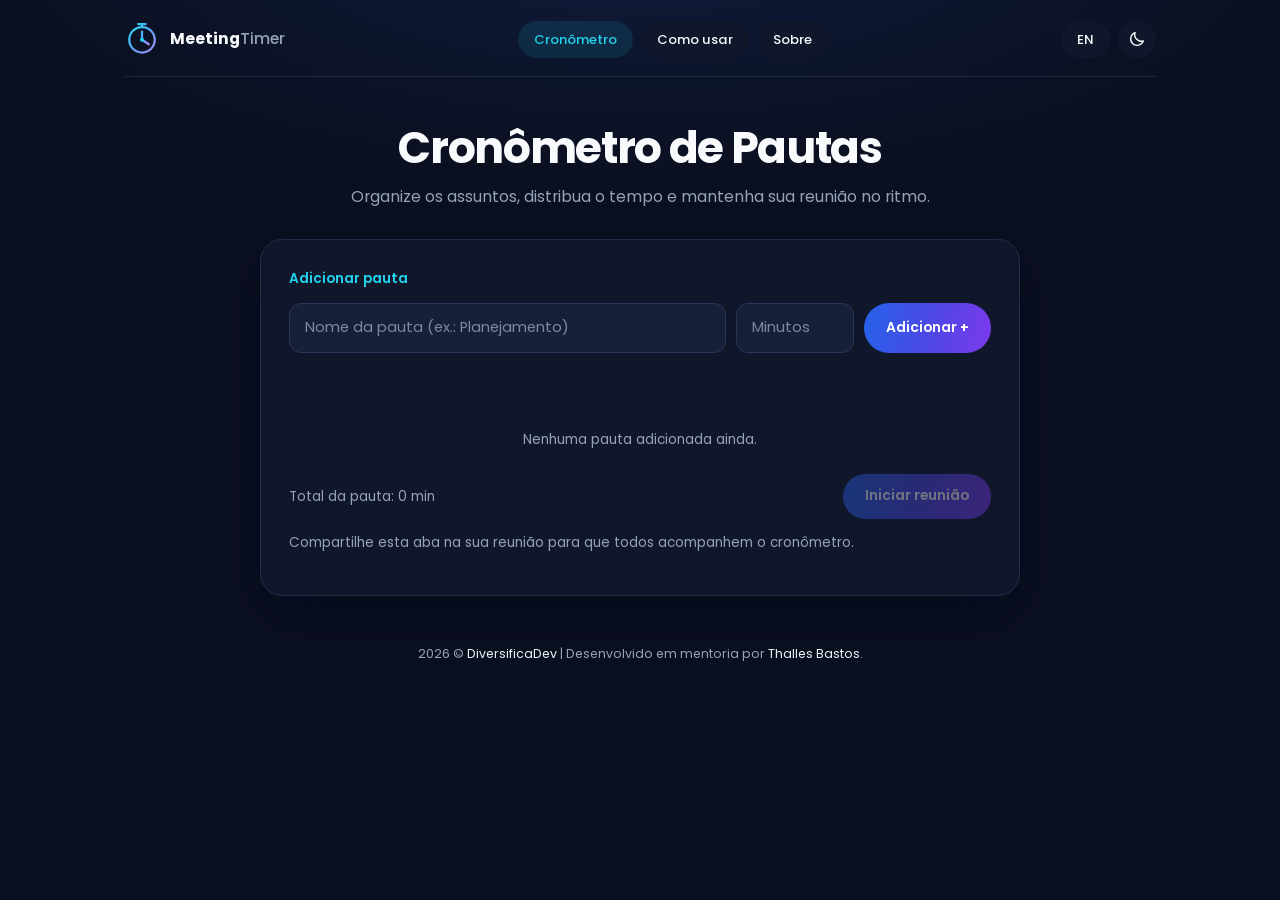
<file: index.html>
<!doctype html>
<html lang="pt-BR">
  <head>
    <meta charset="utf-8" />
    <meta name="viewport" content="width=device-width,initial-scale=1" />
    <meta
      name="description"
      content="MeetingTimer: cronômetro de pautas bilíngue para organizar e conduzir reuniões, com alertas e acréscimos de tempo."
    />
    <title>Cronômetro de Pautas | MeetingTimer</title>
    <link
      href="https://fonts.googleapis.com/css2?family=Poppins:wght@400;500;600;700&display=swap"
      rel="stylesheet"
    />
    <link rel="stylesheet" href="./assets/styles.css" />
  </head>
  <body>
    <div class="shell">
      <div class="topbar">
        <a
          aria-label="MeetingTimer, página inicial"
          class="brand"
          href="./index.html"
        >
          <svg
            aria-hidden="true"
            class="timer-logo"
            height="36"
            viewBox="0 0 48 48"
            width="36"
          >
            <defs>
              <linearGradient id="logoGradient" x1="0" x2="1" y1="0" y2="1">
                <stop stop-color="#22d3ee"></stop>
                <stop offset=".52" stop-color="#60a5fa"></stop>
                <stop offset="1" stop-color="#a78bfa"></stop>
              </linearGradient>
            </defs>
            <circle
              cx="24"
              cy="25"
              fill="none"
              r="17"
              stroke="url(#logoGradient)"
              stroke-width="3"
            ></circle>
            <path
              d="M24 25V14m0 11 9 6M19 4h10M24 4v4"
              fill="none"
              stroke="url(#logoGradient)"
              stroke-linecap="round"
              stroke-width="3"
            ></path>
            <circle cx="24" cy="25" fill="#22d3ee" r="2.6"></circle>
          </svg>
          <span class="brand-name">Meeting<span>Timer</span></span>
        </a>

        <nav aria-label="Navegação" class="nav">
          <a
            aria-current="page"
            class="current"
            data-i="navTimer"
            href="./index.html"
            >Cronômetro</a
          >
          <a data-i="navHow" href="./como-usar.html">Como usar</a>
          <a data-i="navAbout" href="./sobre.html">Sobre</a>
        </nav>

        <div class="top-actions">
          <button aria-label="Switch language" class="small" id="lang">
            EN
          </button>
          <button aria-label="Alternar tema" class="small" id="theme">
            <svg aria-hidden="true" height="18" viewBox="0 0 24 24" width="18">
              <path
                d="M20.5 14.5A8.7 8.7 0 0 1 9.5 3.5 8.7 8.7 0 1 0 20.5 14.5Z"
                fill="none"
                stroke="currentColor"
                stroke-linejoin="round"
                stroke-width="1.8"
              ></path>
            </svg>
          </button>
        </div>
      </div>

      <header class="hero">
        <h1 data-i="title">Cronômetro de Pautas</h1>
        <p data-i="subtitle">
          Organize suas pautas, controle o tempo e conduza reuniões mais
          produtivas, em qualquer plataforma.
        </p>
      </header>

      <main>
        <section class="card" id="setup">
          <div class="label" data-i="addTitle">Adicionar pauta</div>
          <form class="form" id="form">
            <input
              data-ph="topicPh"
              id="topic"
              maxlength="80"
              placeholder="Nome da pauta (ex.: Apresentações)"
              required
              type="text"
            />
            <input
              data-ph="minPh"
              id="minutes"
              max="180"
              min="1"
              placeholder="Minutos"
              required
              step="1"
              type="number"
            />
            <button class="btn" data-i="add" type="submit">Adicionar +</button>
          </form>

          <ol class="list" id="topics"></ol>
          <div class="empty" data-i="empty" id="empty">
            Nenhuma pauta adicionada ainda.
          </div>

          <div class="setup-bottom">
            <span class="hint" id="total">Total da pauta: 0 min</span>
            <button class="btn" data-i="open" id="open">Iniciar reunião</button>
          </div>
          <p class="hint" data-i="hint">
            Compartilhe esta aba na sua reunião para que todos acompanhem o
            cronômetro.
          </p>
        </section>

        <section
          aria-label="Cronômetro"
          class="card meeting hidden"
          id="meeting"
        >
          <div class="meeting-top">
            <button class="small" data-i="fullscreen" id="fullscreen">
              Modo apresentação
            </button>
            <div>
              <button
                aria-pressed="true"
                class="small"
                data-i="soundOn"
                id="sound"
              >
                Som ligado
              </button>
              <button class="small" data-i="end" id="end">
                Encerrar reunião
              </button>
            </div>
          </div>

          <div class="label" id="counter"></div>
          <h2 class="subject" id="subject"></h2>
          <div aria-live="polite" class="extra" id="extra"></div>
          <div class="clock" id="clock" role="timer">00:00</div>
          <div class="progress"><div id="progress"></div></div>
          <div aria-live="polite" class="hint" id="status"></div>

          <div class="controls">
            <button class="btn" data-i="start" id="start">Iniciar ▶</button>
            <button class="btn secondary" data-i="pause" disabled id="pause">
              Pausar
            </button>
            <button class="btn secondary" data-i="skip" disabled id="skip">
              Pular pauta
            </button>
            <button class="btn secondary hidden" id="add5">+5 min</button>
            <button class="btn secondary hidden" id="add1">+1 min</button>
          </div>

          <ol class="list meeting-list" id="agenda"></ol>
        </section>
      </main>

      <footer>
        2026 ©
        <a
          href="https://diversifica.dev/"
          rel="noopener noreferrer"
          target="_blank"
          >DiversificaDev</a
        >
        | Desenvolvido em mentoria por
        <a href="https://thbastos.com" rel="noopener noreferrer" target="_blank"
          >Thalles Bastos</a
        >.
      </footer>
    </div>

    <dialog id="confirm">
      <h3 data-i="confirmTitle">Encerrar reunião?</h3>
      <p data-i="confirmText">
        Você voltará à configuração, mantendo todas as pautas cadastradas.
      </p>
      <div class="dialog-actions">
        <button class="btn secondary" data-i="cancel" id="cancel">
          Cancelar
        </button>
        <button class="btn" data-i="confirmEnd" id="confirmEnd">
          Encerrar
        </button>
      </div>
    </dialog>

    <script>
      (() => {
        "use strict";
        const $ = (id) => document.getElementById(id);
        const STORAGE_KEY = "meetingtimer-pautas";

        function salvarPautas() {
          try {
            localStorage.setItem(STORAGE_KEY, JSON.stringify(topics));
          } catch (erro) {
            console.warn("Não foi possível salvar as pautas:", erro);
          }
        }

        function carregarPautas() {
          try {
            const dados = JSON.parse(localStorage.getItem(STORAGE_KEY) || "[]");
            if (!Array.isArray(dados)) return [];
            return dados.filter(
              (item) =>
                item &&
                typeof item.name === "string" &&
                item.name.trim().length > 0 &&
                item.name.length <= 80 &&
                Number.isInteger(item.min) &&
                item.min >= 1 &&
                item.min <= 180,
            );
          } catch (erro) {
            console.warn("Não foi possível recuperar as pautas:", erro);
            return [];
          }
        }

        const dict = {
          pt: {
            navTimer: "Cronômetro",
            navHow: "Como usar",
            navAbout: "Sobre",
            title: "Cronômetro de Pautas",
            subtitle:
              "Organize os assuntos, distribua o tempo e mantenha sua reunião no ritmo.",
            addTitle: "Adicionar pauta",
            topicPh: "Nome da pauta (ex.: Planejamento)",
            minPh: "Minutos",
            add: "Adicionar +",
            empty: "Nenhuma pauta adicionada ainda.",
            open: "Iniciar reunião",
            hint: "Compartilhe esta aba na sua reunião para que todos acompanhem o cronômetro.",
            fullscreen: "Modo apresentação",
            exitFullscreen: "Sair da apresentação",
            soundOn: "Som ligado",
            soundOff: "Som desligado",
            end: "Encerrar reunião",
            start: "Iniciar ▶",
            pause: "Pausar",
            resume: "Retomar ▶",
            skip: "Pular pauta",
            finished: "Reunião concluída!",
            footer: "Projeto desenvolvido em contexto de mentoria da",
            confirmTitle: "Encerrar reunião?",
            confirmText:
              "Você voltará à configuração, mantendo todas as pautas cadastradas.",
            cancel: "Cancelar",
            confirmEnd: "Encerrar",
            total: "Total da pauta: {n} min",
            item: "Pauta {n} de {total}",
            first: "Pronto para começar",
            waiting: "Aguardando início",
            paused: "Pausado",
            running: "Em andamento",
            transition: "Próxima pauta em instantes",
            added: "Acréscimos +{n} min",
            remove: "Remover pauta",
            five: "Faltam cinco minutos",
            last: "Últimos 30 segundos",
            oneUsed: "Acréscimo de 1 minuto utilizado",
            fiveUsed: "Acréscimo de 5 minutos utilizado",
          },
          en: {
            navTimer: "Timer",
            navHow: "How to use",
            navAbout: "About",
            title: "Agenda Timer",
            subtitle:
              "Organize topics, allocate time and keep your meeting on track.",
            addTitle: "Add agenda item",
            topicPh: "Agenda item (e.g. Planning)",
            minPh: "Minutes",
            add: "Add +",
            empty: "No agenda items yet.",
            open: "Start meeting",
            hint: "Share this tab in your meeting so everyone can follow the timer.",
            fullscreen: "Presentation mode",
            exitFullscreen: "Exit presentation",
            soundOn: "Sound on",
            soundOff: "Sound off",
            end: "End meeting",
            start: "Start ▶",
            pause: "Pause",
            resume: "Resume ▶",
            skip: "Skip item",
            finished: "Meeting completed!",
            footer: "A project developed during mentoring with",
            confirmTitle: "End meeting?",
            confirmText:
              "You will return to setup with all your agenda items preserved.",
            cancel: "Cancel",
            confirmEnd: "End meeting",
            total: "Total agenda: {n} min",
            item: "Item {n} of {total}",
            first: "Ready to begin",
            waiting: "Waiting to start",
            paused: "Paused",
            running: "In progress",
            transition: "Next item shortly",
            added: "Added time +{n} min",
            remove: "Remove item",
            five: "Five minutes remaining",
            last: "Final 30 seconds",
            oneUsed: "One minute added",
            fiveUsed: "Five minutes added",
          },
        };

        let lang = localStorage.getItem("agenda-lang") === "en" ? "en" : "pt";
        let theme =
          localStorage.getItem("agenda-theme") === "light" ? "light" : "dark";
        let topics = carregarPautas();
        let index = -1;
        let state = "setup";
        let remaining = 0;
        let duration = 0;
        let deadline = 0;
        let interval = null;
        let transitionTimer = null;
        let added = 0;
        let used5 = false;
        let used1 = false;
        let alert5 = false;
        let alert30 = false;
        let alert20 = false;
        let alert10 = false;
        let notice = "";
        let audio = null;
        let sound = true;

        const t = (key, values = {}) =>
          (dict[lang][key] || key).replace(
            /\{(\w+)\}/g,
            (_, k) => values[k] ?? "",
          );
        const fmt = (s) =>
          `${String(Math.floor(s / 60)).padStart(2, "0")}:${String(s % 60).padStart(2, "0")}`;

        function translate() {
          document.documentElement.lang = lang === "pt" ? "pt-BR" : "en";
          document.querySelectorAll("[data-i]").forEach((el) => {
            el.textContent = t(el.dataset.i);
          });
          document
            .querySelectorAll("[data-ph]")
            .forEach((el) => (el.placeholder = t(el.dataset.ph)));
          document.title = t("title") + " | MeetingTimer";
          $("lang").textContent = lang === "pt" ? "EN" : "PT";
          $("theme").innerHTML =
            theme === "dark"
              ? '<svg viewBox="0 0 24 24" width="18" height="18" aria-hidden="true"><path d="M20.5 14.5A8.7 8.7 0 0 1 9.5 3.5 8.7 8.7 0 1 0 20.5 14.5Z" fill="none" stroke="currentColor" stroke-width="1.8" stroke-linejoin="round"/></svg>'
              : '<svg viewBox="0 0 24 24" width="18" height="18" aria-hidden="true"><circle cx="12" cy="12" r="4" fill="none" stroke="currentColor" stroke-width="1.8"/><path d="M12 2v2m0 16v2M2 12h2m16 0h2M4.9 4.9l1.5 1.5m11.2 11.2 1.5 1.5M19.1 4.9l-1.5 1.5M6.4 17.6l-1.5 1.5" fill="none" stroke="currentColor" stroke-width="1.8" stroke-linecap="round"/></svg>';
          $("theme").setAttribute(
            "aria-label",
            lang === "pt" ? "Alternar tema" : "Toggle theme",
          );
          $("sound").textContent = t(sound ? "soundOn" : "soundOff");
          $("fullscreen").textContent = t(
            document.body.classList.contains("presenting")
              ? "exitFullscreen"
              : "fullscreen",
          );
          $("pause").textContent = t(state === "paused" ? "resume" : "pause");
          render();
        }

        function applyTheme() {
          document.documentElement.dataset.theme = theme;
          translate();
        }

        function row(item, i, editable) {
          const li = document.createElement("li");
          li.className =
            "item" +
            (state !== "setup" && i === index ? " active" : "") +
            (state !== "setup" && i < index ? " done" : "");
          const num = document.createElement("span");
          num.className = "num";
          num.textContent = i + 1;
          const name = document.createElement("span");
          name.className = "name";
          name.textContent = item.name;
          const mins = document.createElement("span");
          mins.className = "mins";
          mins.textContent = item.min + " min";
          li.append(num, name, mins);
          if (editable) {
            const b = document.createElement("button");
            b.className = "remove";
            b.type = "button";
            b.textContent = "×";
            b.setAttribute("aria-label", t("remove"));
            b.onclick = () => {
              topics.splice(i, 1);
              salvarPautas();
              render();
            };
            li.append(b);
          }
          return li;
        }

        function render() {
          for (const [id, editable] of [
            ["topics", true],
            ["agenda", false],
          ]) {
            $(id).replaceChildren(
              ...topics.map((item, i) => row(item, i, editable)),
            );
          }
          $("empty").classList.toggle("hidden", topics.length > 0);
          $("total").textContent = t("total", {
            n: topics.reduce((a, b) => a + b.min, 0),
          });
          $("open").disabled = !topics.length;
          renderMeeting();
        }

        function renderMeeting() {
          if (state === "setup") return;
          $("counter").textContent =
            state === "done"
              ? ""
              : state === "ready"
                ? t("first")
                : t("item", { n: index + 1, total: topics.length });
          $("subject").textContent =
            state === "done"
              ? t("finished")
              : topics[Math.max(index, 0)]?.name || "";
          $("clock").textContent = fmt(remaining);
          $("progress").style.width =
            (duration
              ? Math.min(
                  100,
                  Math.max(0, ((duration - remaining) / duration) * 100),
                )
              : 0) + "%";
          $("extra").textContent = added ? t("added", { n: added }) : "";
          $("clock").classList.toggle(
            "warning",
            state === "running" && remaining <= 30 && remaining > 0,
          );
          $("status").textContent =
            state === "ready"
              ? t("waiting")
              : state === "paused"
                ? t("paused")
                : state === "transition"
                  ? t("transition")
                  : state === "done"
                    ? ""
                    : notice || t("running");
          $("start").classList.toggle("hidden", state !== "ready");
          $("pause").disabled = !["running", "paused"].includes(state);
          $("pause").textContent = t(state === "paused" ? "resume" : "pause");
          $("skip").disabled = !["running", "paused"].includes(state);
          $("add5").classList.toggle(
            "hidden",
            !(
              ["running", "paused"].includes(state) &&
              remaining > 30 &&
              remaining <= 300 &&
              !used5
            ),
          );
          $("add1").classList.toggle(
            "hidden",
            !(
              ["running", "paused"].includes(state) &&
              remaining > 0 &&
              remaining <= 30 &&
              !used1
            ),
          );
        }

        function clearTimers() {
          clearInterval(interval);
          clearTimeout(transitionTimer);
          interval = null;
          transitionTimer = null;
        }

        function audioContext() {
          try {
            audio ??= new (window.AudioContext || window.webkitAudioContext)();
            if (audio.state === "suspended") audio.resume();
            return audio;
          } catch {
            return null;
          }
        }

        function beep(freq = 700, delay = 0, len = 0.14, vol = 0.92) {
          if (!sound) return;
          const c = audioContext();
          if (!c) return;
          const osc = c.createOscillator();
          const gain = c.createGain();
          const start = c.currentTime + delay;
          osc.type = "sine";
          osc.frequency.value = freq;
          gain.gain.setValueAtTime(0.0001, start);
          gain.gain.linearRampToValueAtTime(vol, start + 0.015);
          gain.gain.exponentialRampToValueAtTime(0.0001, start + len);
          osc.connect(gain);
          gain.connect(c.destination);
          osc.start(start);
          osc.stop(start + len + 0.03);
        }

        function signal(kind) {
          if (kind === "five") {
            beep(720);
            beep(580, 0.92);
          } else if (kind === "end") {
            beep(620, 0, 0.16, 0.92);
            beep(790, 0.2, 0.18, 0.92);
            beep(950, 0.42, 0.24, 0.92);
          } else if (kind === "start") {
            beep(520, 0, 0.12, 0.92);
            beep(690, 0.16, 0.14, 0.92);
            beep(850, 0.34, 0.2, 0.92);
          } else if (kind === "extra") {
            beep(540, 0, 0.1, 0.92);
            beep(720, 0.14, 0.12, 0.92);
            beep(920, 0.3, 0.18, 0.92);
          } else if (kind === "count30") {
            beep(620, 0, 0.13, 0.92);
          } else if (kind === "count20") {
            beep(710, 0, 0.14, 0.92);
            beep(590, 0.19, 0.09, 0.92);
          } else if (kind === "count10") {
            beep(820, 0, 0.14, 0.92);
            beep(670, 0.18, 0.12, 0.92);
            beep(940, 0.36, 0.13, 0.92);
          }
        }

        function beginItem(i) {
          index = i;
          state = "running";
          duration = topics[i].min * 60;
          remaining = duration;
          deadline = Date.now() + remaining * 1000;
          added = 0;
          used5 = false;
          used1 = false;
          alert5 = false;
          alert30 = false;
          alert20 = false;
          alert10 = false;
          notice = "";
          clearTimers();
          signal("start");
          interval = setInterval(tick, 200);
          tick();
          render();
        }

        function tick() {
          if (state !== "running") return;
          const old = remaining;
          remaining = Math.max(0, Math.ceil((deadline - Date.now()) / 1000));
          if (!alert5 && old > 300 && remaining <= 300 && remaining > 0) {
            alert5 = true;
            notice = t("five");
            signal("five");
          }
          if (!alert30 && old > 30 && remaining <= 30 && remaining > 0) {
            alert30 = true;
            notice = t("last");
            signal("count30");
          }
          if (!alert20 && old > 20 && remaining <= 20 && remaining > 0) {
            alert20 = true;
            signal("count20");
          }
          if (!alert10 && old > 10 && remaining <= 10 && remaining > 0) {
            alert10 = true;
            signal("count10");
          }
          if (remaining === 0) {
            advance();
            return;
          }
          renderMeeting();
        }

        function advance() {
          clearTimers();
          remaining = 0;
          signal("end");
          if (index >= topics.length - 1) {
            state = "done";
            index = topics.length;
            notice = "";
            render();
            return;
          }
          state = "transition";
          renderMeeting();
          transitionTimer = setTimeout(() => beginItem(index + 1), 1400);
        }

        function addTime(n) {
          if (!["running", "paused"].includes(state)) return;
          if (n === 5) {
            if (used5 || remaining > 300 || remaining <= 30) return;
            used5 = true;
          } else {
            if (used1 || remaining > 30 || remaining <= 0) return;
            used1 = true;
          }
          remaining += n * 60;
          duration += n * 60;
          added += n;
          signal("extra");
          notice = t(n === 5 ? "fiveUsed" : "oneUsed");
          if (state === "running") deadline += n * 60000;
          renderMeeting();
        }

        function open() {
          if (!topics.length) return;
          state = "ready";
          index = -1;
          remaining = topics[0].min * 60;
          duration = remaining;
          added = 0;
          notice = "";
          $("setup").classList.add("hidden");
          $("meeting").classList.remove("hidden");
          render();
          window.scrollTo({ top: 0, behavior: "smooth" });
        }

        function end() {
          clearTimers();
          state = "setup";
          index = -1;
          remaining = 0;
          duration = 0;
          added = 0;
          notice = "";
          $("meeting").classList.add("hidden");
          $("setup").classList.remove("hidden");
          document.body.classList.remove("presenting");
          $("fullscreen").textContent = t("fullscreen");
          render();
        }

        $("form").addEventListener("submit", (e) => {
          e.preventDefault();
          const name = $("topic").value.trim();
          const min = Number($("minutes").value);
          if (!name || !Number.isInteger(min) || min < 1 || min > 180) return;
          topics.push({ name, min });
          salvarPautas();
          $("topic").value = "";
          $("minutes").value = "";
          $("topic").focus();
          render();
        });

        $("open").onclick = open;
        $("start").onclick = () => {
          audioContext();
          beginItem(0);
        };
        $("pause").onclick = () => {
          if (state === "running") {
            remaining = Math.max(0, Math.ceil((deadline - Date.now()) / 1000));
            state = "paused";
            clearInterval(interval);
          } else if (state === "paused") {
            state = "running";
            deadline = Date.now() + remaining * 1000;
            interval = setInterval(tick, 200);
          }
          renderMeeting();
        };
        $("skip").onclick = () => {
          if (["running", "paused"].includes(state)) advance();
        };
        $("add5").onclick = () => addTime(5);
        $("add1").onclick = () => addTime(1);
        $("end").onclick = () => {
          if (typeof $("confirm").showModal === "function")
            $("confirm").showModal();
          else if (window.confirm(t("confirmTitle"))) end();
        };
        $("cancel").onclick = () => $("confirm").close();
        $("confirmEnd").onclick = () => {
          $("confirm").close();
          end();
        };
        $("sound").onclick = () => {
          sound = !sound;
          $("sound").setAttribute("aria-pressed", String(sound));
          $("sound").textContent = t(sound ? "soundOn" : "soundOff");
        };
        $("fullscreen").onclick = () => {
          document.body.classList.toggle("presenting");
          $("fullscreen").textContent = t(
            document.body.classList.contains("presenting")
              ? "exitFullscreen"
              : "fullscreen",
          );
          window.scrollTo(0, 0);
        };
        $("lang").onclick = () => {
          lang = lang === "pt" ? "en" : "pt";
          localStorage.setItem("agenda-lang", lang);
          translate();
        };
        $("theme").onclick = () => {
          theme = theme === "dark" ? "light" : "dark";
          localStorage.setItem("agenda-theme", theme);
          applyTheme();
        };

        applyTheme();
      })();
    </script>
  </body>
</html>
</file>
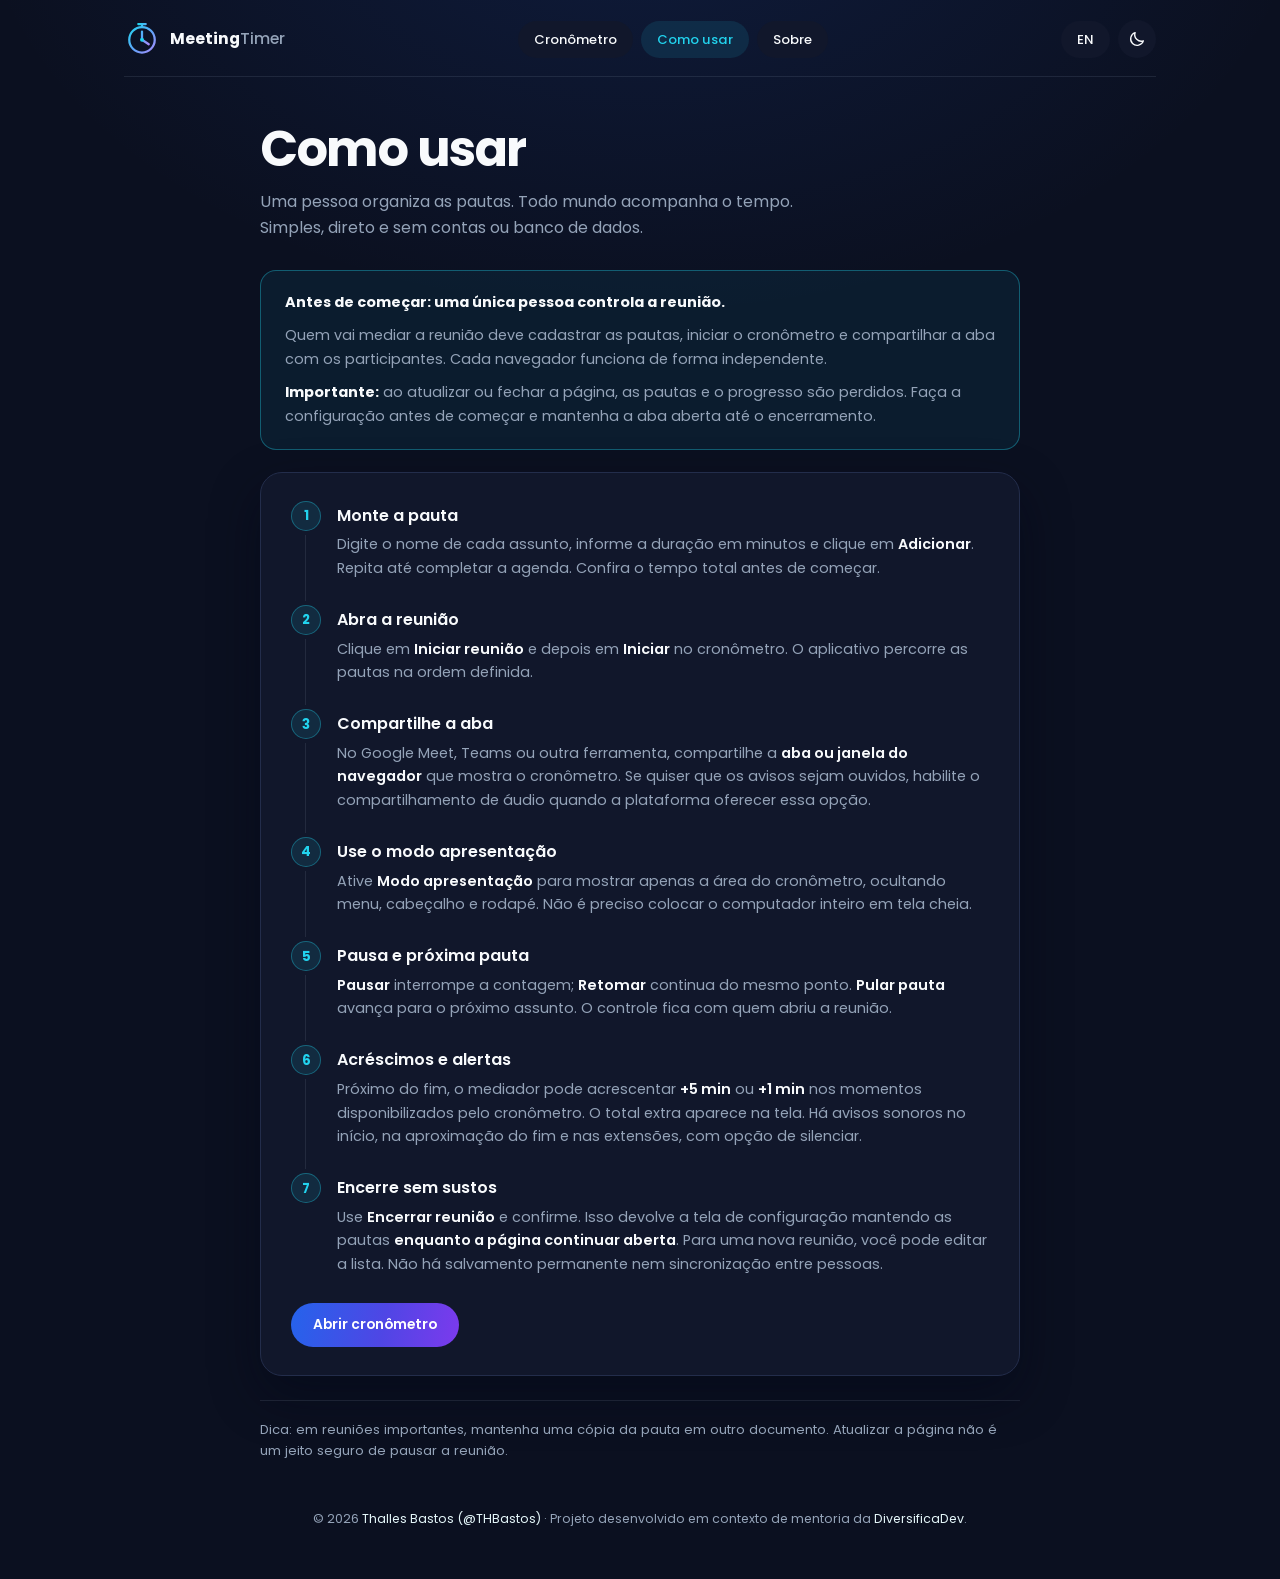
<file: como-usar.html>
<!doctype html>
<html lang="pt-BR">
  <head>
    <meta charset="utf-8" />
    <meta name="viewport" content="width=device-width,initial-scale=1" />
    <meta
      name="description"
      content="MeetingTimer: guia de uso do cronômetro para reuniões criado em mentoria com a DiversificaDev."
    />
    <title>Como usar | MeetingTimer</title>
    <link
      href="https://fonts.googleapis.com/css2?family=Poppins:wght@400;500;600;700&display=swap"
      rel="stylesheet"
    />
    <link rel="stylesheet" href="./assets/styles.css" />
  </head>
  <body>
    <div class="shell">
      <div class="topbar">
        <a
          aria-label="MeetingTimer, página inicial"
          class="brand"
          href="./index.html"
        >
          <svg
            aria-hidden="true"
            class="timer-logo"
            height="36"
            viewBox="0 0 48 48"
            width="36"
          >
            <defs>
              <linearGradient id="logoGradient" x1="0" x2="1" y1="0" y2="1">
                <stop stop-color="#22d3ee"></stop>
                <stop offset=".52" stop-color="#60a5fa"></stop>
                <stop offset="1" stop-color="#a78bfa"></stop>
              </linearGradient>
            </defs>
            <circle
              cx="24"
              cy="25"
              fill="none"
              r="17"
              stroke="url(#logoGradient)"
              stroke-width="3"
            ></circle>
            <path
              d="M24 25V14m0 11 9 6M19 4h10M24 4v4"
              fill="none"
              stroke="url(#logoGradient)"
              stroke-linecap="round"
              stroke-width="3"
            ></path>
            <circle cx="24" cy="25" fill="#22d3ee" r="2.6"></circle>
          </svg>
          <span class="brand-name">Meeting<span>Timer</span></span>
        </a>

        <nav aria-label="Navegação" class="nav">
          <a data-i="navTimer" href="./index.html">Cronômetro</a>
          <a
            aria-current="page"
            class="current"
            data-i="navHow"
            href="./como-usar.html"
            >Como usar</a
          >
          <a data-i="navAbout" href="./sobre.html">Sobre</a>
        </nav>

        <div class="top-actions">
          <button aria-label="Switch language" class="small" id="lang">
            EN
          </button>
          <button aria-label="Alternar tema" class="small" id="theme">
            <svg aria-hidden="true" height="18" viewBox="0 0 24 24" width="18">
              <path
                d="M20.5 14.5A8.7 8.7 0 0 1 9.5 3.5 8.7 8.7 0 1 0 20.5 14.5Z"
                fill="none"
                stroke="currentColor"
                stroke-linejoin="round"
                stroke-width="1.8"
              ></path>
            </svg>
          </button>
        </div>
      </div>

      <main class="page-narrow">
        <div data-lang="pt">
          <div class="info-hero">
            <h1>Como usar</h1>
            <p>
              Uma pessoa organiza as pautas. Todo mundo acompanha o tempo.<br />
              Simples, direto e sem contas ou banco de dados.
            </p>
          </div>

          <div class="info-note">
            <p>
              <strong
                >Antes de começar: uma única pessoa controla a reunião.</strong
              >
            </p>
            <p>
              Quem vai mediar a reunião deve cadastrar as pautas, iniciar o
              cronômetro e compartilhar a aba com os participantes. Cada
              navegador funciona de forma independente.
            </p>
            <p>
              <strong>Importante:</strong> ao atualizar ou fechar a página, as
              pautas e o progresso são perdidos. Faça a configuração antes de
              começar e mantenha a aba aberta até o encerramento.
            </p>
          </div>

          <section class="card timeline-card">
            <ol class="timeline">
              <li class="timeline-step">
                <span class="step-num">1</span>
                <div class="step-body">
                  <h2>Monte a pauta</h2>
                  <p>
                    Digite o nome de cada assunto, informe a duração em minutos
                    e clique em
                    <strong>Adicionar</strong>. Repita até completar a agenda.
                    Confira o tempo total antes de começar.
                  </p>
                </div>
              </li>
              <li class="timeline-step">
                <span class="step-num">2</span>
                <div class="step-body">
                  <h2>Abra a reunião</h2>
                  <p>
                    Clique em <strong>Iniciar reunião</strong> e depois em
                    <strong>Iniciar</strong> no cronômetro. O aplicativo
                    percorre as pautas na ordem definida.
                  </p>
                </div>
              </li>
              <li class="timeline-step">
                <span class="step-num">3</span>
                <div class="step-body">
                  <h2>Compartilhe a aba</h2>
                  <p>
                    No Google Meet, Teams ou outra ferramenta, compartilhe a
                    <strong>aba ou janela do navegador</strong> que mostra o
                    cronômetro. Se quiser que os avisos sejam ouvidos, habilite
                    o compartilhamento de áudio quando a plataforma oferecer
                    essa opção.
                  </p>
                </div>
              </li>
              <li class="timeline-step">
                <span class="step-num">4</span>
                <div class="step-body">
                  <h2>Use o modo apresentação</h2>
                  <p>
                    Ative <strong>Modo apresentação</strong> para mostrar apenas
                    a área do cronômetro, ocultando menu, cabeçalho e rodapé.
                    Não é preciso colocar o computador inteiro em tela cheia.
                  </p>
                </div>
              </li>
              <li class="timeline-step">
                <span class="step-num">5</span>
                <div class="step-body">
                  <h2>Pausa e próxima pauta</h2>
                  <p>
                    <strong>Pausar</strong> interrompe a contagem;
                    <strong>Retomar</strong> continua do mesmo ponto.
                    <strong>Pular pauta</strong> avança para o próximo assunto.
                    O controle fica com quem abriu a reunião.
                  </p>
                </div>
              </li>
              <li class="timeline-step">
                <span class="step-num">6</span>
                <div class="step-body">
                  <h2>Acréscimos e alertas</h2>
                  <p>
                    Próximo do fim, o mediador pode acrescentar
                    <strong>+5 min</strong> ou <strong>+1 min</strong> nos
                    momentos disponibilizados pelo cronômetro. O total extra
                    aparece na tela. Há avisos sonoros no início, na aproximação
                    do fim e nas extensões, com opção de silenciar.
                  </p>
                </div>
              </li>
              <li class="timeline-step">
                <span class="step-num">7</span>
                <div class="step-body">
                  <h2>Encerre sem sustos</h2>
                  <p>
                    Use <strong>Encerrar reunião</strong> e confirme. Isso
                    devolve a tela de configuração mantendo as pautas
                    <strong>enquanto a página continuar aberta</strong>. Para
                    uma nova reunião, você pode editar a lista. Não há
                    salvamento permanente nem sincronização entre pessoas.
                  </p>
                </div>
              </li>
            </ol>

            <div class="timeline-actions">
              <a class="btn" href="./index.html">Abrir cronômetro</a>
            </div>
          </section>

          <p class="info-tip">
            Dica: em reuniões importantes, mantenha uma cópia da pauta em outro
            documento. Atualizar a página não é um jeito seguro de pausar a
            reunião.
          </p>
        </div>

        <div data-lang="en" hidden>
          <div class="info-hero">
            <h1>How to use</h1>
            <p>
              One person sets the agenda. Everyone follows the time.<br />
              Straightforward, with no account or database required.
            </p>
          </div>

          <div class="info-note">
            <p>
              <strong
                >Before you start: one person controls the meeting.</strong
              >
            </p>
            <p>
              The facilitator should enter the agenda items, start the timer and
              share the browser tab with the participants. Each browser runs
              independently.
            </p>
            <p>
              <strong>Important:</strong> refreshing or closing the page erases
              the agenda and progress. Set everything up in advance and keep the
              tab open until the meeting ends.
            </p>
          </div>

          <section class="card timeline-card">
            <ol class="timeline">
              <li class="timeline-step">
                <span class="step-num">1</span>
                <div class="step-body">
                  <h2>Build your agenda</h2>
                  <p>
                    Enter an agenda item name, its duration in minutes, and
                    click
                    <strong>Add</strong>. Repeat for each topic. Review the
                    total duration before starting.
                  </p>
                </div>
              </li>
              <li class="timeline-step">
                <span class="step-num">2</span>
                <div class="step-body">
                  <h2>Open the meeting timer</h2>
                  <p>
                    Click <strong>Start meeting</strong> and then
                    <strong>Start</strong> on the timer screen. Agenda items run
                    in your chosen order.
                  </p>
                </div>
              </li>
              <li class="timeline-step">
                <span class="step-num">3</span>
                <div class="step-body">
                  <h2>Share your tab</h2>
                  <p>
                    In Google Meet, Teams or another platform, share the
                    <strong>browser tab or window</strong> displaying the timer.
                    To let others hear the alerts, enable audio sharing when
                    your meeting platform supports it.
                  </p>
                </div>
              </li>
              <li class="timeline-step">
                <span class="step-num">4</span>
                <div class="step-body">
                  <h2>Use presentation mode</h2>
                  <p>
                    Turn on <strong>Presentation mode</strong> to show only the
                    timer area, hiding the navigation and footer. It does not
                    make your entire computer full-screen.
                  </p>
                </div>
              </li>
              <li class="timeline-step">
                <span class="step-num">5</span>
                <div class="step-body">
                  <h2>Pause or skip</h2>
                  <p>
                    <strong>Pause</strong> stops the countdown;
                    <strong>Resume</strong> continues where you left off.
                    <strong>Skip item</strong> advances the agenda. Only the
                    facilitator’s browser controls the session.
                  </p>
                </div>
              </li>
              <li class="timeline-step">
                <span class="step-num">6</span>
                <div class="step-body">
                  <h2>Added time and sounds</h2>
                  <p>
                    Near the end of an item, the facilitator can add
                    <strong>+5 min</strong> or <strong>+1 min</strong> when
                    those controls become available. Added time is shown on
                    screen. Sounds mark the start, approaching deadline and
                    added time; they can be muted.
                  </p>
                </div>
              </li>
              <li class="timeline-step">
                <span class="step-num">7</span>
                <div class="step-body">
                  <h2>End the session safely</h2>
                  <p>
                    Choose <strong>End meeting</strong> and confirm. You return
                    to setup with agenda items preserved
                    <strong>as long as the page stays open</strong>. You can
                    edit the list to start a new session. There is no permanent
                    storage or cross-device synchronization.
                  </p>
                </div>
              </li>
            </ol>

            <div class="timeline-actions">
              <a class="btn" href="./index.html">Open timer</a>
            </div>
          </section>

          <p class="info-tip">
            Tip: keep a separate copy of the agenda for important meetings.
            Refreshing the page is not a safe way to pause a session.
          </p>
        </div>
      </main>

      <footer>
        © 2026
        <a
          href="https://github.com/THBastos"
          rel="noopener noreferrer"
          target="_blank"
          >Thalles Bastos (@THBastos)</a
        >
        ·
        <span data-i="footer"
          >Projeto desenvolvido em contexto de mentoria da</span
        >
        <a
          href="https://diversifica.dev/"
          rel="noopener noreferrer"
          target="_blank"
          >DiversificaDev</a
        >.
      </footer>
    </div>

    <script>
      (() => {
        "use strict";
        const d = document.documentElement;
        let lang = "pt",
          theme = "dark";
        try {
          lang = localStorage.getItem("agenda-lang") === "en" ? "en" : "pt";
          theme =
            localStorage.getItem("agenda-theme") === "light" ? "light" : "dark";
        } catch (e) {}

        const dict = {
          pt: {
            navTimer: "Cronômetro",
            navHow: "Como usar",
            navAbout: "Sobre",
            footer: "Projeto desenvolvido em contexto de mentoria da",
          },
          en: {
            navTimer: "Timer",
            navHow: "How to use",
            navAbout: "About",
            footer: "A project developed during mentoring with",
          },
        };

        function paint() {
          d.dataset.theme = theme;
          d.lang = lang === "pt" ? "pt-BR" : "en";
          document.querySelectorAll("[data-i]").forEach((el) => {
            const k = el.dataset.i;
            if (dict[lang][k]) el.textContent = dict[lang][k];
          });
          document.querySelectorAll("[data-lang]").forEach((el) => {
            el.hidden = el.dataset.lang !== lang;
          });
          document.title =
            (document.querySelector('[data-lang="' + lang + '"] h1')
              ?.textContent || "MeetingTimer") + " | MeetingTimer";
          document.getElementById("lang").textContent =
            lang === "pt" ? "EN" : "PT";
          document.getElementById("theme").innerHTML =
            theme === "dark"
              ? '<svg aria-hidden="true" width="18" height="18" viewBox="0 0 24 24"><path d="M20.5 14.5A8.7 8.7 0 0 1 9.5 3.5 8.7 8.7 0 1 0 20.5 14.5Z" fill="none" stroke="currentColor" stroke-width="1.8" stroke-linejoin="round"/></svg>'
              : '<svg aria-hidden="true" width="18" height="18" viewBox="0 0 24 24"><circle cx="12" cy="12" r="4" fill="none" stroke="currentColor" stroke-width="1.8"/><path d="M12 2v2m0 16v2M2 12h2m16 0h2M4.9 4.9l1.5 1.5m11.2 11.2 1.5 1.5M19.1 4.9l-1.5 1.5M6.4 17.6l-1.5 1.5" stroke="currentColor" stroke-width="1.8" stroke-linecap="round"/></svg>';
          document
            .getElementById("theme")
            .setAttribute(
              "aria-label",
              lang === "pt" ? "Alternar tema" : "Toggle theme",
            );
        }

        document.getElementById("lang").addEventListener("click", () => {
          lang = lang === "pt" ? "en" : "pt";
          try {
            localStorage.setItem("agenda-lang", lang);
          } catch (e) {}
          paint();
        });
        document.getElementById("theme").addEventListener("click", () => {
          theme = theme === "dark" ? "light" : "dark";
          try {
            localStorage.setItem("agenda-theme", theme);
          } catch (e) {}
          paint();
        });

        paint();
      })();
    </script>
  </body>
</html>
</file>
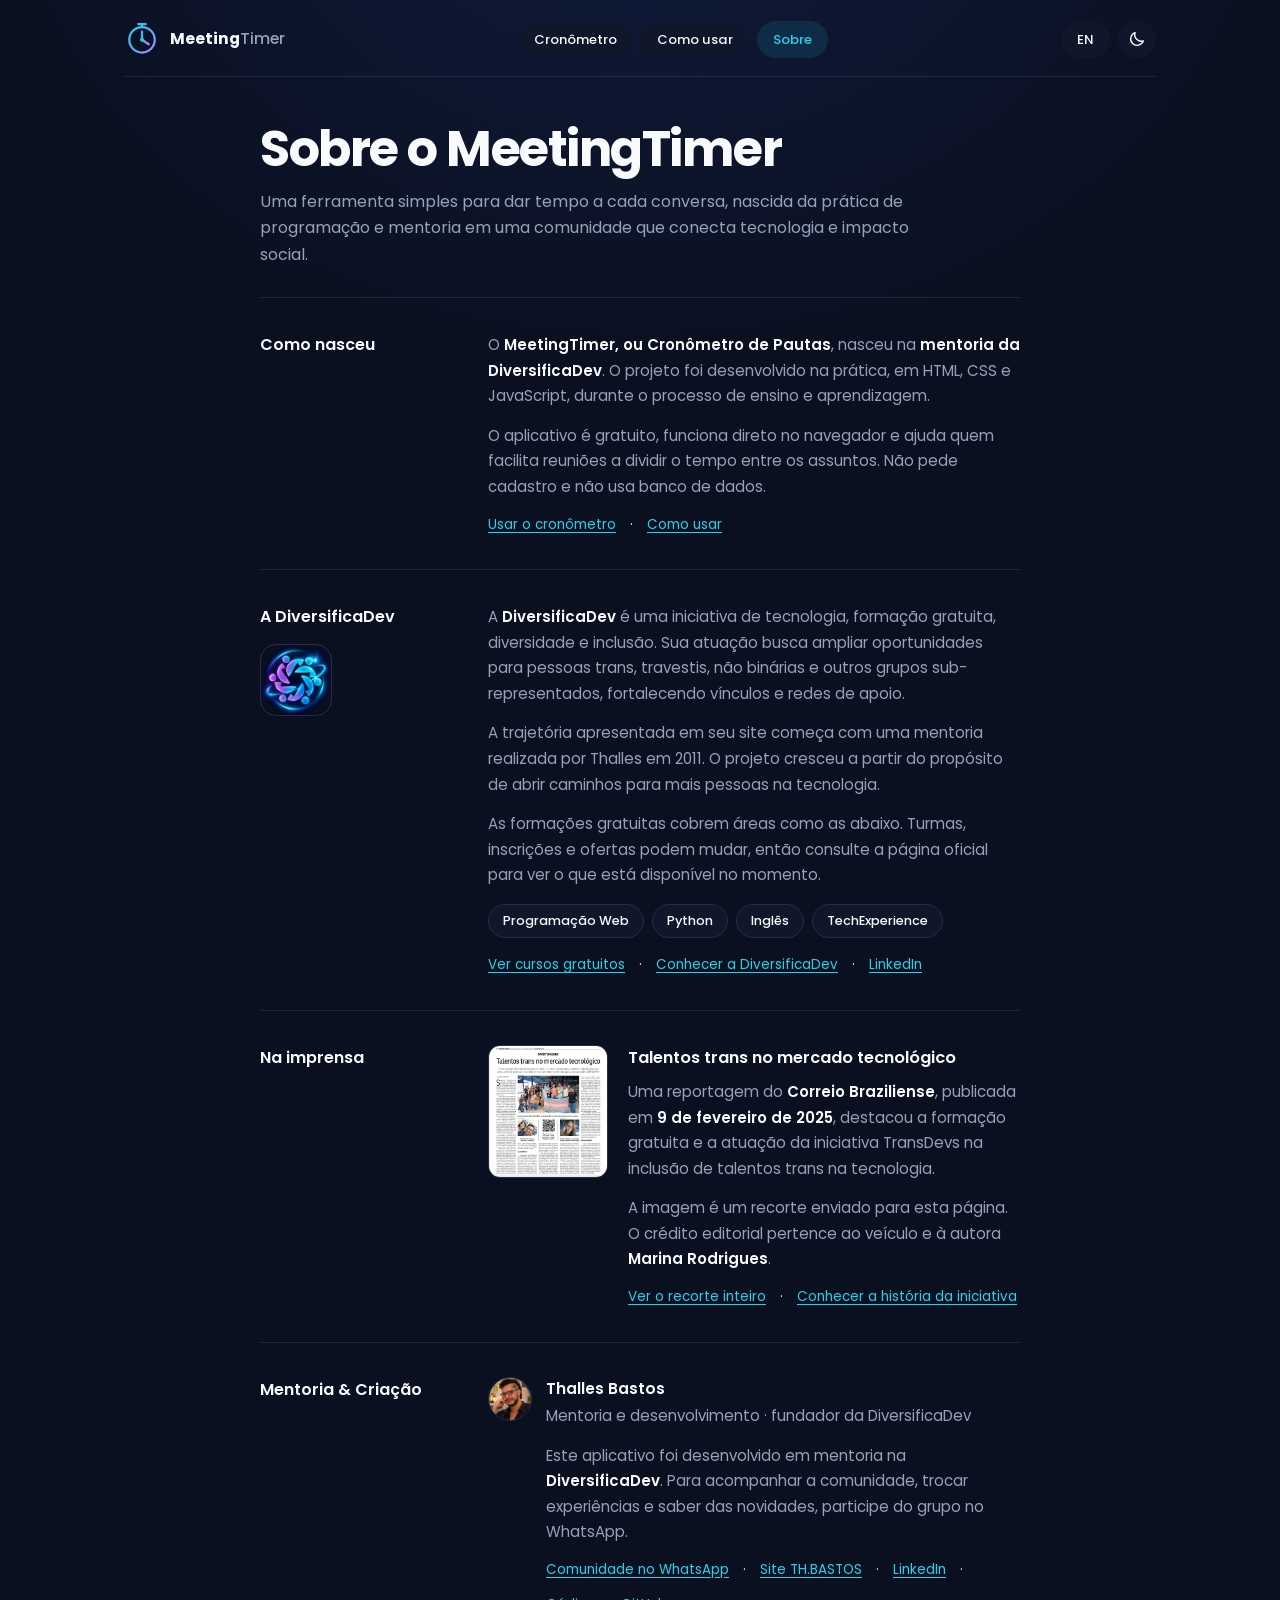
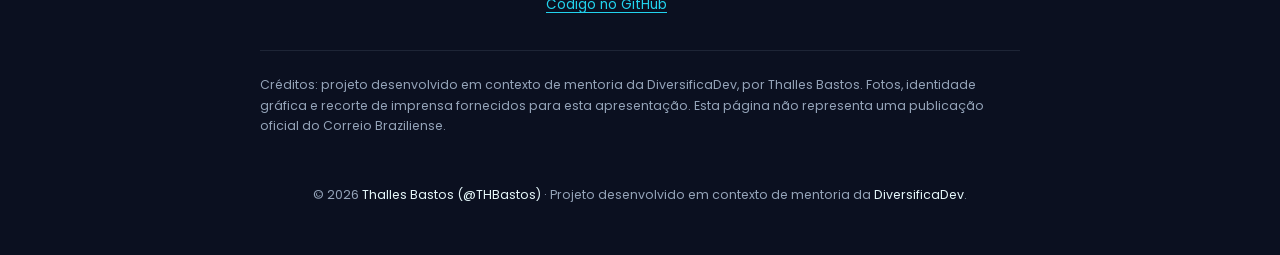
<file: sobre.html>
<!doctype html>
<html lang="pt-BR">
  <head>
    <meta charset="utf-8" />
    <meta name="viewport" content="width=device-width,initial-scale=1" />
    <meta
      name="description"
      content="MeetingTimer: conheça a história do projeto criado em mentoria com a DiversificaDev."
    />
    <title>Sobre o MeetingTimer | MeetingTimer</title>
    <link
      href="https://fonts.googleapis.com/css2?family=Poppins:wght@400;500;600;700&display=swap"
      rel="stylesheet"
    />
    <link rel="stylesheet" href="./assets/styles.css" />
  </head>
  <body>
    <div class="shell">
      <div class="topbar">
        <a
          aria-label="MeetingTimer, página inicial"
          class="brand"
          href="./index.html"
        >
          <svg
            aria-hidden="true"
            class="timer-logo"
            height="36"
            viewBox="0 0 48 48"
            width="36"
          >
            <defs>
              <linearGradient id="logoGradient" x1="0" x2="1" y1="0" y2="1">
                <stop stop-color="#22d3ee"></stop>
                <stop offset=".52" stop-color="#60a5fa"></stop>
                <stop offset="1" stop-color="#a78bfa"></stop>
              </linearGradient>
            </defs>
            <circle
              cx="24"
              cy="25"
              fill="none"
              r="17"
              stroke="url(#logoGradient)"
              stroke-width="3"
            ></circle>
            <path
              d="M24 25V14m0 11 9 6M19 4h10M24 4v4"
              fill="none"
              stroke="url(#logoGradient)"
              stroke-linecap="round"
              stroke-width="3"
            ></path>
            <circle cx="24" cy="25" fill="#22d3ee" r="2.6"></circle>
          </svg>
          <span class="brand-name">Meeting<span>Timer</span></span>
        </a>

        <nav aria-label="Navegação" class="nav">
          <a data-i="navTimer" href="./index.html">Cronômetro</a>
          <a data-i="navHow" href="./como-usar.html">Como usar</a>
          <a
            aria-current="page"
            class="current"
            data-i="navAbout"
            href="./sobre.html"
            >Sobre</a
          >
        </nav>

        <div class="top-actions">
          <button aria-label="Switch language" class="small" id="lang">
            EN
          </button>
          <button aria-label="Alternar tema" class="small" id="theme">
            <svg aria-hidden="true" height="18" viewBox="0 0 24 24" width="18">
              <path
                d="M20.5 14.5A8.7 8.7 0 0 1 9.5 3.5 8.7 8.7 0 1 0 20.5 14.5Z"
                fill="none"
                stroke="currentColor"
                stroke-linejoin="round"
                stroke-width="1.8"
              ></path>
            </svg>
          </button>
        </div>
      </div>

      <main class="page-narrow">
        <div data-lang="pt">
          <div class="info-hero">
            <h1>Sobre o MeetingTimer</h1>
            <p>
              Uma ferramenta simples para dar tempo a cada conversa, nascida da
              prática de programação e mentoria em uma comunidade que conecta
              tecnologia e impacto social.
            </p>
          </div>

          <div class="editorial-list">
            <section class="editorial-row">
              <div class="editorial-side">
                <h2>Como nasceu</h2>
              </div>
              <div class="editorial-main">
                <p>
                  O <strong>MeetingTimer, ou Cronômetro de Pautas</strong>,
                  nasceu na <strong>mentoria da DiversificaDev</strong>. O
                  projeto foi desenvolvido na prática, em HTML, CSS e
                  JavaScript, durante o processo de ensino e aprendizagem.
                </p>
                <p>
                  O aplicativo é gratuito, funciona direto no navegador e ajuda
                  quem facilita reuniões a dividir o tempo entre os assuntos.
                  Não pede cadastro e não usa banco de dados.
                </p>
                <div class="inline-links" style="margin-top: 14px">
                  <a
                    class="info-link"
                    href="./index.html"
                    target="_blank"
                    rel="noopener noreferrer"
                    >Usar o cronômetro</a
                  >
                  <span aria-hidden="true">·</span>
                  <a
                    class="info-link"
                    href="./como-usar.html"
                    target="_blank"
                    rel="noopener noreferrer"
                    >Como usar</a
                  >
                </div>
              </div>
            </section>

            <section class="editorial-row">
              <div class="editorial-side">
                <h2>A DiversificaDev</h2>
                <img
                  class="side-thumb"
                  src="./assets/diversificadev-neon.webp"
                  alt="Símbolo orbital luminoso da DiversificaDev"
                  loading="lazy"
                />
              </div>
              <div class="editorial-main">
                <p>
                  A <strong>DiversificaDev</strong> é uma iniciativa de
                  tecnologia, formação gratuita, diversidade e inclusão. Sua
                  atuação busca ampliar oportunidades para pessoas trans,
                  travestis, não binárias e outros grupos sub-representados,
                  fortalecendo vínculos e redes de apoio.
                </p>
                <p>
                  A trajetória apresentada em seu site começa com uma mentoria
                  realizada por Thalles em 2011. O projeto cresceu a partir do
                  propósito de abrir caminhos para mais pessoas na tecnologia.
                </p>
                <p>
                  As formações gratuitas cobrem áreas como as abaixo. Turmas,
                  inscrições e ofertas podem mudar, então consulte a página
                  oficial para ver o que está disponível no momento.
                </p>

                <div class="course-tags">
                  <span class="course-tag">Programação Web</span>
                  <span class="course-tag">Python</span>
                  <span class="course-tag">Inglês</span>
                  <span class="course-tag">TechExperience</span>
                </div>

                <div class="inline-links" style="margin-top: 16px">
                  <a
                    class="info-link"
                    href="https://diversifica.dev/cursos-gratuitos/"
                    target="_blank"
                    rel="noopener noreferrer"
                    >Ver cursos gratuitos</a
                  >
                  <span aria-hidden="true">·</span>
                  <a
                    class="info-link"
                    href="https://diversifica.dev/quem-somos/"
                    target="_blank"
                    rel="noopener noreferrer"
                    >Conhecer a DiversificaDev</a
                  >
                  <span aria-hidden="true">·</span>
                  <a
                    class="info-link"
                    href="https://www.linkedin.com/company/diversifica-dev/"
                    target="_blank"
                    rel="noopener noreferrer"
                    >LinkedIn</a
                  >
                </div>
              </div>
            </section>

            <section class="editorial-row">
              <div class="editorial-side">
                <h2>Na imprensa</h2>
              </div>
              <div class="editorial-main">
                <div class="press-grid">
                  <img
                    class="press-thumb"
                    src="./assets/reportagem-correio-braziliense.webp"
                    alt="Página do Correio Braziliense de 9 de fevereiro de 2025, reportagem Talentos trans no mercado tecnológico"
                    loading="lazy"
                  />
                  <div>
                    <h3>Talentos trans no mercado tecnológico</h3>
                    <p>
                      Uma reportagem do <strong>Correio Braziliense</strong>,
                      publicada em <strong>9 de fevereiro de 2025</strong>,
                      destacou a formação gratuita e a atuação da iniciativa
                      TransDevs na inclusão de talentos trans na tecnologia.
                    </p>
                    <p>
                      A imagem é um recorte enviado para esta página. O crédito
                      editorial pertence ao veículo e à autora
                      <strong>Marina Rodrigues</strong>.
                    </p>
                    <div class="inline-links" style="margin-top: 12px">
                      <a
                        class="info-link"
                        href="./assets/reportagem-correio-braziliense.webp"
                        target="_blank"
                        rel="noopener noreferrer"
                        >Ver o recorte inteiro</a
                      >
                      <span aria-hidden="true">·</span>
                      <a
                        class="info-link"
                        href="https://diversifica.dev/quem-somos/"
                        target="_blank"
                        rel="noopener noreferrer"
                        >Conhecer a história da iniciativa</a
                      >
                    </div>
                  </div>
                </div>
              </div>
            </section>

            <section class="editorial-row">
              <div class="editorial-side">
                <h2>Mentoria &amp; Criação</h2>
              </div>
              <div class="editorial-main">
                <div class="people-list" style="margin-top: 0">
                  <div class="person-row">
                    <img
                      class="person-avatar"
                      src="./assets/thalles-bastos.webp"
                      alt="Retrato de Thalles Bastos"
                      loading="lazy"
                    />
                    <div class="person-info">
                      <h3>Thalles Bastos</h3>
                      <p class="person-role">
                        Mentoria e desenvolvimento · fundador da DiversificaDev
                      </p>
                      <p style="margin-top: 10px">
                        Este aplicativo foi desenvolvido em mentoria na
                        <strong>DiversificaDev</strong>. Para acompanhar a
                        comunidade, trocar experiências e saber das novidades,
                        participe do grupo no WhatsApp.
                      </p>
                      <div class="inline-links" style="margin-top: 12px">
                        <a
                          class="info-link"
                          href="#LINK-WHATSAPP-DIVERSIFICADEV"
                          target="_blank"
                          rel="noopener noreferrer"
                          >Comunidade no WhatsApp</a
                        >
                        <span aria-hidden="true">·</span>
                        <a
                          class="info-link"
                          href="https://thbastos.com"
                          target="_blank"
                          rel="noopener noreferrer"
                          >Site TH.BASTOS</a
                        >
                        <span aria-hidden="true">·</span>
                        <a
                          class="info-link"
                          href="https://www.linkedin.com/in/thallesbastos/"
                          target="_blank"
                          rel="noopener noreferrer"
                          >LinkedIn</a
                        >
                        <span aria-hidden="true">·</span>
                        <a
                          class="info-link"
                          href="https://github.com/thallesbastos/meeting-items-timer"
                          target="_blank"
                          rel="noopener noreferrer"
                          >Código no GitHub</a
                        >
                      </div>
                    </div>
                  </div>
                </div>
              </div>
            </section>
          </div>

          <p class="editorial-credits">
            Créditos: projeto desenvolvido em contexto de mentoria da
            DiversificaDev, por Thalles Bastos. Fotos, identidade gráfica e
            recorte de imprensa fornecidos para esta apresentação. Esta página
            não representa uma publicação oficial do Correio Braziliense.
          </p>
        </div>

        <div data-lang="en" hidden>
          <div class="info-hero">
            <h1>About MeetingTimer</h1>
            <p>
              A simple tool to make room for each conversation, born from
              hands-on programming and mentorship in a community connecting
              technology with social impact.
            </p>
          </div>

          <div class="editorial-list">
            <section class="editorial-row">
              <div class="editorial-side">
                <h2>How it started</h2>
              </div>
              <div class="editorial-main">
                <p>
                  <strong>MeetingTimer</strong> was born during a
                  <strong>DiversificaDev mentorship</strong>. The project was
                  built in practice using HTML, CSS and JavaScript throughout
                  the teaching and learning process.
                </p>
                <p>
                  This free app runs directly in the browser and helps meeting
                  facilitators divide time across topics. No registration or
                  database is needed.
                </p>
                <div class="inline-links" style="margin-top: 14px">
                  <a
                    class="info-link"
                    href="./index.html"
                    target="_blank"
                    rel="noopener noreferrer"
                    >Use timer</a
                  >
                  <span aria-hidden="true">·</span>
                  <a
                    class="info-link"
                    href="./como-usar.html"
                    target="_blank"
                    rel="noopener noreferrer"
                    >How to use</a
                  >
                </div>
              </div>
            </section>

            <section class="editorial-row">
              <div class="editorial-side">
                <h2>DiversificaDev</h2>
                <img
                  class="side-thumb"
                  src="./assets/diversificadev-neon.webp"
                  alt="DiversificaDev luminous orbital symbol"
                  loading="lazy"
                />
              </div>
              <div class="editorial-main">
                <p>
                  <strong>DiversificaDev</strong> is an initiative focused on
                  technology, free education, diversity and inclusion. It works
                  to widen opportunities for trans, nonbinary and other
                  underrepresented groups, strengthening connections and support
                  networks.
                </p>
                <p>
                  According to its website, the story began with a mentorship
                  led by Thalles in 2011. The project grew from the purpose of
                  opening doors into technology for more people.
                </p>
                <p>
                  Free courses cover areas like those below. Cohorts,
                  applications and offerings can change, so check the official
                  page for what is currently open.
                </p>

                <div class="course-tags">
                  <span class="course-tag">Web development</span>
                  <span class="course-tag">Python</span>
                  <span class="course-tag">English</span>
                  <span class="course-tag">TechExperience</span>
                </div>

                <div class="inline-links" style="margin-top: 16px">
                  <a
                    class="info-link"
                    href="https://diversifica.dev/cursos-gratuitos/"
                    target="_blank"
                    rel="noopener noreferrer"
                    >Explore free courses</a
                  >
                  <span aria-hidden="true">·</span>
                  <a
                    class="info-link"
                    href="https://diversifica.dev/quem-somos/"
                    target="_blank"
                    rel="noopener noreferrer"
                    >About DiversificaDev</a
                  >
                  <span aria-hidden="true">·</span>
                  <a
                    class="info-link"
                    href="https://www.linkedin.com/company/diversifica-dev/"
                    target="_blank"
                    rel="noopener noreferrer"
                    >LinkedIn</a
                  >
                </div>
              </div>
            </section>

            <section class="editorial-row">
              <div class="editorial-side">
                <h2>In the press</h2>
              </div>
              <div class="editorial-main">
                <div class="press-grid">
                  <img
                    class="press-thumb"
                    src="./assets/reportagem-correio-braziliense.webp"
                    alt="Correio Braziliense page dated February 9, 2025, Trans talent in the tech industry"
                    loading="lazy"
                  />
                  <div>
                    <h3>Trans talent in the tech industry</h3>
                    <p>
                      A <strong>Correio Braziliense</strong> article published
                      on <strong>February 9, 2025</strong> featured the free
                      training offered by TransDevs and its role in including
                      trans talent in technology.
                    </p>
                    <p>
                      The image is a clipping supplied for this page. Editorial
                      credit belongs to the newspaper and journalist
                      <strong>Marina Rodrigues</strong>.
                    </p>
                    <div class="inline-links" style="margin-top: 12px">
                      <a
                        class="info-link"
                        href="./assets/reportagem-correio-braziliense.webp"
                        target="_blank"
                        rel="noopener noreferrer"
                        >View full clipping</a
                      >
                      <span aria-hidden="true">·</span>
                      <a
                        class="info-link"
                        href="https://diversifica.dev/quem-somos/"
                        target="_blank"
                        rel="noopener noreferrer"
                        >Explore the initiative’s history</a
                      >
                    </div>
                  </div>
                </div>
              </div>
            </section>

            <section class="editorial-row">
              <div class="editorial-side">
                <h2>Mentorship &amp; Author</h2>
              </div>
              <div class="editorial-main">
                <div class="people-list" style="margin-top: 0">
                  <div class="person-row">
                    <img
                      class="person-avatar"
                      src="./assets/thalles-bastos.webp"
                      alt="Portrait of Thalles Bastos"
                      loading="lazy"
                    />
                    <div class="person-info">
                      <h3>Thalles Bastos</h3>
                      <p class="person-role">
                        Mentorship &amp; development · founder of DiversificaDev
                      </p>
                      <p style="margin-top: 10px">
                        This app was developed during mentorship at
                        <strong>DiversificaDev</strong>. To stay connected with
                        the community and hear about updates, join our WhatsApp
                        group.
                      </p>
                      <div class="inline-links" style="margin-top: 12px">
                        <a
                          class="info-link"
                          href="#LINK-WHATSAPP-DIVERSIFICADEV"
                          target="_blank"
                          rel="noopener noreferrer"
                          >WhatsApp Community</a
                        >
                        <span aria-hidden="true">·</span>
                        <a
                          class="info-link"
                          href="https://thbastos.com"
                          target="_blank"
                          rel="noopener noreferrer"
                          >TH.BASTOS website</a
                        >
                        <span aria-hidden="true">·</span>
                        <a
                          class="info-link"
                          href="https://www.linkedin.com/in/thallesbastos/"
                          target="_blank"
                          rel="noopener noreferrer"
                          >LinkedIn</a
                        >
                        <span aria-hidden="true">·</span>
                        <a
                          class="info-link"
                          href="https://github.com/thallesbastos/meeting-items-timer"
                          target="_blank"
                          rel="noopener noreferrer"
                          >GitHub code</a
                        >
                      </div>
                    </div>
                  </div>
                </div>
              </div>
            </section>
          </div>

          <p class="editorial-credits">
            Credits: project developed in a DiversificaDev mentoring context by
            Thalles Bastos. Photos, graphics and press clipping supplied for
            this presentation. This page is not an official Correio Braziliense
            publication.
          </p>
        </div>
      </main>

      <footer>
        © 2026
        <a
          href="https://github.com/THBastos"
          rel="noopener noreferrer"
          target="_blank"
          >Thalles Bastos (@THBastos)</a
        >
        ·
        <span data-i="footer"
          >Projeto desenvolvido em contexto de mentoria da</span
        >
        <a
          href="https://diversifica.dev/"
          rel="noopener noreferrer"
          target="_blank"
          >DiversificaDev</a
        >.
      </footer>
    </div>

    <script>
      (() => {
        "use strict";
        const d = document.documentElement;
        let lang = "pt",
          theme = "dark";
        try {
          lang = localStorage.getItem("agenda-lang") === "en" ? "en" : "pt";
          theme =
            localStorage.getItem("agenda-theme") === "light" ? "light" : "dark";
        } catch (e) {}

        const dict = {
          pt: {
            navTimer: "Cronômetro",
            navHow: "Como usar",
            navAbout: "Sobre",
            footer: "Projeto desenvolvido em contexto de mentoria da",
          },
          en: {
            navTimer: "Timer",
            navHow: "How to use",
            navAbout: "About",
            footer: "A project developed during mentoring with",
          },
        };

        function paint() {
          d.dataset.theme = theme;
          d.lang = lang === "pt" ? "pt-BR" : "en";
          document.querySelectorAll("[data-i]").forEach((el) => {
            const k = el.dataset.i;
            if (dict[lang][k]) el.textContent = dict[lang][k];
          });
          document.querySelectorAll("[data-lang]").forEach((el) => {
            el.hidden = el.dataset.lang !== lang;
          });
          document.title =
            (document.querySelector('[data-lang="' + lang + '"] h1')
              ?.textContent || "MeetingTimer") + " | MeetingTimer";
          document.getElementById("lang").textContent =
            lang === "pt" ? "EN" : "PT";
          document.getElementById("theme").innerHTML =
            theme === "dark"
              ? '<svg aria-hidden="true" width="18" height="18" viewBox="0 0 24 24"><path d="M20.5 14.5A8.7 8.7 0 0 1 9.5 3.5 8.7 8.7 0 1 0 20.5 14.5Z" fill="none" stroke="currentColor" stroke-width="1.8" stroke-linejoin="round"/></svg>'
              : '<svg aria-hidden="true" width="18" height="18" viewBox="0 0 24 24"><circle cx="12" cy="12" r="4" fill="none" stroke="currentColor" stroke-width="1.8"/><path d="M12 2v2m0 16v2M2 12h2m16 0h2M4.9 4.9l1.5 1.5m11.2 11.2 1.5 1.5M19.1 4.9l-1.5 1.5M6.4 17.6l-1.5 1.5" stroke="currentColor" stroke-width="1.8" stroke-linecap="round"/></svg>';
          document
            .getElementById("theme")
            .setAttribute(
              "aria-label",
              lang === "pt" ? "Alternar tema" : "Toggle theme",
            );
        }

        document.getElementById("lang").addEventListener("click", () => {
          lang = lang === "pt" ? "en" : "pt";
          try {
            localStorage.setItem("agenda-lang", lang);
          } catch (e) {}
          paint();
        });
        document.getElementById("theme").addEventListener("click", () => {
          theme = theme === "dark" ? "light" : "dark";
          try {
            localStorage.setItem("agenda-theme", theme);
          } catch (e) {}
          paint();
        });

        paint();
      })();
    </script>
  </body>
</html>
</file>
<file: assets/styles.css>
/* MeetingTimer · CSS Único (Dark & Light) */
:root {
  font-family:
    Poppins,
    system-ui,
    -apple-system,
    sans-serif;
  color-scheme: dark;
  --bg: #0b1020;
  --bg-glow: rgba(37, 99, 235, 0.14);
  --card: #11172b;
  --card-border: #232d4b;
  --field: #182039;
  --field-border: #2a3659;
  --text: #f8fafc;
  --muted: #94a3b8;
  --accent: #22d3ee;
  --accent-soft: rgba(34, 211, 238, 0.11);
  --accent-border: rgba(34, 211, 238, 0.55);
  --track: #263150;
  --divider: rgba(148, 163, 184, 0.14);
  --shadow: 0 20px 50px rgba(2, 6, 23, 0.45);
  --btn-grad: linear-gradient(100deg, #2563eb 0%, #4f46e5 55%, #7c3aed 100%);
  --clock-grad: linear-gradient(95deg, #22d3ee 0%, #3b82f6 52%, #818cf8 100%);
  --callout-bg: rgba(14, 58, 79, 0.32);
  --callout-border: rgba(34, 211, 238, 0.35);
}

:root[data-theme="light"] {
  color-scheme: light;
  --bg: #f3f5fa;
  --bg-glow: rgba(59, 130, 246, 0.08);
  --card: #ffffff;
  --card-border: #e2e8f0;
  --field: #f8fafc;
  --field-border: #cbd5e1;
  --text: #0f172a;
  --muted: #475569;
  --accent: #0284c7;
  --accent-soft: rgba(2, 132, 199, 0.1);
  --accent-border: rgba(2, 132, 199, 0.48);
  --track: #dce3ef;
  --divider: rgba(15, 23, 42, 0.1);
  --shadow: 0 14px 40px rgba(15, 23, 42, 0.07);
  --btn-grad: linear-gradient(100deg, #0284c7 0%, #2563eb 52%, #6d28d9 100%);
  --clock-grad: linear-gradient(95deg, #0284c7 0%, #2563eb 55%, #4f46e5 100%);
  --callout-bg: rgba(224, 242, 254, 0.65);
  --callout-border: rgba(2, 132, 199, 0.35);
}

* {
  box-sizing: border-box;
}

body {
  margin: 0;
  min-height: 100vh;
  background:
    radial-gradient(
      ellipse 75% 40% at 50% -8%,
      var(--bg-glow),
      transparent 70%
    ),
    var(--bg);
  color: var(--text);
  line-height: 1.6;
}

button,
input {
  font: inherit;
}

button {
  cursor: pointer;
}

button:disabled {
  opacity: 0.4;
  cursor: not-allowed;
}

button:focus-visible,
input:focus-visible,
a:focus-visible {
  outline: 2px solid var(--accent);
  outline-offset: 2px;
}

a {
  color: inherit;
}

.hidden {
  display: none !important;
}

[hidden] {
  display: none !important;
}

/* Shell & Topbar */
.shell {
  max-width: 1080px;
  margin: 0 auto;
  padding: 20px 24px 44px;
}

.topbar {
  display: flex;
  align-items: center;
  justify-content: space-between;
  gap: 16px;
  flex-wrap: wrap;
  padding-bottom: 18px;
  border-bottom: 1px solid var(--divider);
}

.brand {
  display: inline-flex;
  align-items: center;
  gap: 10px;
  text-decoration: none;
  white-space: nowrap;
}

.timer-logo {
  flex: none;
}

.brand-name {
  font-weight: 700;
  font-size: 0.98rem;
  color: var(--text);
}

.brand-name span {
  font-weight: 500;
  color: var(--muted);
}

.nav,
.top-actions {
  display: flex;
  align-items: center;
  gap: 8px;
  flex-wrap: wrap;
}

.nav a,
.small {
  border: none;
  border-radius: 999px;
  padding: 8px 16px;
  font-size: 0.82rem;
  font-weight: 500;
  text-decoration: none;
  background: var(--card);
  color: var(--text);
  transition:
    border-color 0.2s,
    background 0.2s,
    color 0.2s;
}

.nav a:hover,
.small:hover:not(:disabled) {
  border-color: var(--accent-border);
}

.nav .current,
.small[aria-pressed="true"] {
  border-color: var(--accent-border);
  background: var(--accent-soft);
  color: var(--accent);
}

#theme {
  display: grid;
  place-items: center;
  width: 38px;
  height: 38px;
  padding: 0;
}

#theme svg {
  display: block;
}

/* Buttons */
.btn {
  display: inline-flex;
  align-items: center;
  justify-content: center;
  gap: 6px;
  border: 0;
  border-radius: 999px;
  padding: 11px 22px;
  color: #ffffff;
  background: var(--btn-grad);
  font-weight: 600;
  font-size: 0.86rem;
  text-decoration: none;
  transition:
    transform 0.15s,
    filter 0.2s,
    box-shadow 0.2s;
}

.btn:hover:not(:disabled) {
  filter: brightness(1.08);
  transform: translateY(-1px);
}

.btn.secondary {
  background: var(--field);
  border: 1px solid var(--field-border);
  color: var(--text);
}

.btn.secondary:hover:not(:disabled) {
  border-color: var(--accent-border);
  filter: none;
}

/* Timer Hero & Cards */
.hero {
  text-align: center;
  margin: 46px auto 30px;
  max-width: 620px;
}

.hero h1 {
  font-size: clamp(1.9rem, 4vw, 2.75rem);
  font-weight: 700;
  letter-spacing: -0.03em;
  margin: 0 0 10px;
  line-height: 1.15;
}

.hero p {
  color: var(--muted);
  margin: 0;
  font-size: 0.98rem;
}

.card {
  background: var(--card);
  border: 1px solid var(--card-border);
  border-radius: 22px;
  padding: 28px;
  box-shadow: var(--shadow);
  margin: 0 auto 24px;
  max-width: 760px;
}

.label {
  font-size: 0.85rem;
  font-weight: 600;
  color: var(--accent);
  margin-bottom: 14px;
}

/* Setup Form & List */
.form {
  display: flex;
  gap: 10px;
  flex-wrap: wrap;
}

.form input {
  background: var(--field);
  color: var(--text);
  border: 1px solid var(--field-border);
  border-radius: 12px;
  padding: 12px 15px;
  min-width: 0;
  font-size: 0.92rem;
  transition:
    border-color 0.2s,
    box-shadow 0.2s;
}

.form input::placeholder {
  color: var(--muted);
  opacity: 0.8;
}

.form input:focus {
  outline: none;
  border-color: var(--accent);
  box-shadow: 0 0 0 3px var(--accent-soft);
}

.form input:first-child {
  flex: 1 1 280px;
}

.form input:nth-child(2) {
  width: 118px;
}

.list {
  list-style: none;
  padding: 0;
  margin: 30px 0;
  display: grid;
  gap: 10px;
}

.item {
  display: flex;
  align-items: center;
  gap: 14px;
  padding: 13px 16px;
  background: var(--field);
  border: 1px solid var(--field-border);
  border-radius: 14px;
}

.item.active {
  border-color: var(--accent-border);
  background: var(--accent-soft);
}

.item.done {
  opacity: 0.5;
}

.num {
  width: 30px;
  height: 30px;
  border-radius: 50%;
  background: var(--accent-soft);
  color: var(--accent);
  display: grid;
  place-items: center;
  flex: none;
  font-weight: 700;
  font-size: 0.82rem;
}

.item .name {
  flex: 1;
  overflow-wrap: anywhere;
  font-size: 0.94rem;
}

.item .mins {
  white-space: nowrap;
  color: var(--muted);
  font-size: 0.88rem;
}

.remove {
  border: 0;
  background: none;
  color: var(--muted);
  font-size: 1.35rem;
  line-height: 1;
  padding: 2px 6px;
}

.remove:hover {
  color: var(--text);
}

.empty,
.hint {
  color: var(--muted);
  font-size: 0.84rem;
}

.empty {
  text-align: center;
  padding: 16px;
}

.setup-bottom {
  display: flex;
  justify-content: space-between;
  align-items: center;
  gap: 12px;
  flex-wrap: wrap;
  margin-top: 8px;
}

/* Meeting View */
.meeting {
  max-width: 820px;
  text-align: center;
}

.meeting-top {
  display: flex;
  justify-content: space-between;
  align-items: center;
  gap: 12px;
  flex-wrap: wrap;
  margin-bottom: 28px;
}

.meeting-top > div {
  display: flex;
  gap: 8px;
  flex-wrap: wrap;
}

.meeting .label {
  margin-bottom: 6px;
}

.meeting .subject {
  font-size: clamp(2rem, 5vw, 3.6rem);
  font-weight: 700;
  letter-spacing: -0.025em;
  line-height: 1.18;
  overflow-wrap: anywhere;
  margin: 10px auto 14px;
  max-width: 720px;
  text-wrap: balance;
}

.extra {
  font-weight: 600;
  color: var(--accent);
  min-height: 22px;
  font-size: 0.9rem;
}

.clock {
  font-size: clamp(4.5rem, 16vw, 10.5rem);
  font-weight: 700;
  line-height: 1.12;
  letter-spacing: -0.04em;
  font-variant-numeric: tabular-nums;
  background: var(--clock-grad);
  background-clip: text;
  -webkit-background-clip: text;
  color: transparent;
  margin: 8px auto 18px;
}

.clock.warning {
  animation: pulse 1.3s infinite alternate;
}

@keyframes pulse {
  to {
    transform: scale(1.03);
    opacity: 0.82;
  }
}

.progress {
  height: 8px;
  background: var(--track);
  border-radius: 999px;
  overflow: hidden;
  margin: 0 auto 14px;
  max-width: 680px;
}

.progress > div {
  height: 100%;
  width: 0;
  background: var(--clock-grad);
  transition: width 0.2s linear;
}

#counter:empty,
#status:empty,
#extra:empty {
  display: none;
}

.controls {
  display: flex;
  gap: 10px;
  justify-content: center;
  flex-wrap: wrap;
  margin: 20px 0 10px;
}

.meeting-list {
  max-width: 620px;
  margin: 28px auto 0;
  text-align: left;
}

/* Presentation Mode (tab only) */
body.presenting {
  overflow: hidden;
}

body.presenting .shell {
  max-width: none;
  padding: 0;
  margin: 0;
}

body.presenting .topbar,
body.presenting .hero,
body.presenting #setup,
body.presenting footer {
  display: none !important;
}

body.presenting main {
  height: 100dvh;
  overflow: auto;
}

body.presenting #meeting {
  display: block !important;
  min-height: 100dvh;
  max-width: none;
  width: 100%;
  margin: 0;
  border: 0;
  border-radius: 0;
  box-shadow: none;
  padding: clamp(20px, 4vw, 48px) clamp(16px, 5vw, 72px);
  background:
    radial-gradient(
      ellipse 75% 40% at 50% -8%,
      var(--bg-glow),
      transparent 70%
    ),
    var(--bg);
}

body.presenting #meeting .meeting-top {
  margin-bottom: clamp(28px, 6vh, 70px);
}

body.presenting #meeting .clock {
  font-size: clamp(5rem, 17vw, 13.5rem);
}

/* Info Pages (Como usar & Sobre) */
.page-narrow {
  max-width: 760px;
  margin: 0 auto;
}

.info-hero {
  text-align: left;
  margin: 44px 0 28px;
}

.info-hero h1 {
  font-size: clamp(2.1rem, 4.8vw, 3.1rem);
  font-weight: 700;
  letter-spacing: -0.03em;
  line-height: 1.12;
  margin: 0 0 12px;
}

.info-hero p {
  max-width: 660px;
  font-size: 1rem;
  line-height: 1.68;
  color: var(--muted);
  margin: 0;
}

/* Callout (Como usar) */
.info-note {
  padding: 20px 24px;
  border: 1px solid var(--callout-border);
  border-radius: 16px;
  background: var(--callout-bg);
  margin-bottom: 22px;
}

.info-note strong {
  color: var(--text);
}

.info-note p {
  font-size: 0.9rem;
  line-height: 1.65;
  color: var(--muted);
  margin: 0.65em 0 0;
}

.info-note p:first-child {
  margin-top: 0;
}

/* Timeline Card (Como usar) */
.timeline-card {
  padding: 28px 30px;
  max-width: none;
}

.timeline {
  list-style: none;
  padding: 0;
  margin: 0;
  display: grid;
  gap: 24px;
}

.timeline-step {
  position: relative;
  display: flex;
  align-items: flex-start;
  gap: 16px;
}

.timeline-step:not(:last-child)::after {
  content: "";
  position: absolute;
  left: 14px;
  top: 34px;
  bottom: -20px;
  width: 1px;
  background: var(--divider);
}

.step-num {
  width: 30px;
  height: 30px;
  border-radius: 50%;
  background: var(--accent-soft);
  border: 1px solid var(--callout-border);
  color: var(--accent);
  display: grid;
  place-items: center;
  flex: none;
  font-weight: 700;
  font-size: 0.82rem;
}

.step-body h2 {
  font-size: 1rem;
  font-weight: 600;
  margin: 2px 0 5px;
}

.step-body p {
  margin: 0;
  font-size: 0.9rem;
  line-height: 1.65;
  color: var(--muted);
}

.step-body strong {
  color: var(--text);
  font-weight: 600;
}

.timeline-actions {
  margin-top: 26px;
}

.info-tip {
  margin-top: 24px;
  padding-top: 18px;
  border-top: 1px solid var(--divider);
  font-size: 0.82rem;
  color: var(--muted);
  line-height: 1.6;
}

/* Editorial Rows (Sobre) */
.editorial-list {
  border-top: 1px solid var(--divider);
}

.editorial-row {
  display: grid;
  grid-template-columns: 200px minmax(0, 1fr);
  gap: 28px;
  padding: 34px 0;
  border-bottom: 1px solid var(--divider);
}

.editorial-side h2 {
  font-size: 1rem;
  font-weight: 600;
  margin: 0;
  color: var(--text);
}

.side-thumb {
  width: 72px;
  height: 72px;
  border-radius: 16px;
  object-fit: cover;
  margin-top: 14px;
  display: block;
  border: 1px solid var(--card-border);
}

.editorial-main p {
  margin: 0 0 14px;
  font-size: 0.94rem;
  line-height: 1.7;
  color: var(--muted);
}

.editorial-main p:last-child {
  margin-bottom: 0;
}

.editorial-main strong {
  color: var(--text);
  font-weight: 600;
}

.editorial-actions {
  display: flex;
  gap: 10px;
  flex-wrap: wrap;
  margin-top: 18px;
}

/* Team / Quem fez */
.people-list {
  display: grid;
  gap: 16px;
  margin-top: 18px;
}

.person-row {
  display: flex;
  align-items: flex-start;
  gap: 14px;
}

.person-avatar {
  width: 44px;
  height: 44px;
  border-radius: 50%;
  object-fit: cover;
  flex: none;
  border: 1px solid var(--card-border);
}

.person-badge {
  width: 44px;
  height: 44px;
  border-radius: 50%;
  background: var(--accent-soft);
  border: 1px solid var(--callout-border);
  color: var(--accent);
  display: grid;
  place-items: center;
  flex: none;
  font-weight: 700;
  font-size: 0.95rem;
}

.person-info h3 {
  margin: 0 0 2px;
  font-size: 0.96rem;
  font-weight: 600;
}

.person-role {
  font-size: 0.85rem;
  color: var(--muted);
  margin: 0;
}

.inline-links {
  display: flex;
  gap: 14px;
  flex-wrap: wrap;
  margin-top: 6px;
  font-size: 0.84rem;
}

.info-link {
  color: var(--accent);
  text-decoration: underline;
  text-underline-offset: 3px;
}

/* Course Tags */
.course-tags {
  display: flex;
  gap: 8px;
  flex-wrap: wrap;
  margin-top: 16px;
}

.course-tag {
  border-radius: 999px;
  padding: 6px 14px;
  border: 1px solid var(--card-border);
  background: var(--card);
  color: var(--text);
  font-size: 0.8rem;
  font-weight: 500;
}

/* Press Block */
.press-grid {
  display: grid;
  grid-template-columns: 120px minmax(0, 1fr);
  gap: 20px;
  align-items: start;
}

.press-thumb {
  width: 100%;
  border-radius: 12px;
  border: 1px solid var(--card-border);
  display: block;
  background: #ffffff;
}

.press-grid h3 {
  margin: 0 0 8px;
  font-size: 1.02rem;
  font-weight: 600;
}

.editorial-credits {
  margin-top: 24px;
  font-size: 0.78rem;
  line-height: 1.65;
  color: var(--muted);
}

/* Footer & Dialog */
footer {
  text-align: center;
  color: var(--muted);
  font-size: 0.78rem;
  margin: 48px 0 6px;
}

footer a {
  color: #e4f6f9;
  text-decoration: none;
}

dialog {
  border: 1px solid var(--card-border);
  background: var(--card);
  color: var(--text);
  border-radius: 18px;
  padding: 24px;
  max-width: min(92vw, 420px);
  box-shadow: var(--shadow);
}

dialog::backdrop {
  background: rgba(2, 6, 23, 0.7);
}

dialog h3 {
  margin: 0 0 8px;
}

dialog p {
  color: var(--muted);
  margin: 0 0 20px;
  font-size: 0.92rem;
}

.dialog-actions {
  display: flex;
  justify-content: flex-end;
  gap: 10px;
  flex-wrap: wrap;
}

/* Responsive */
@media (max-width: 700px) {
  .shell {
    padding: 16px 16px 36px;
  }

  .topbar {
    display: grid;
    grid-template-columns: 1fr auto;
    gap: 14px 10px;
  }

  .nav {
    grid-column: 1 / -1;
    grid-row: 2;
    justify-content: center;
  }

  .top-actions {
    grid-column: 2 / 3;
    grid-row: 1;
  }

  .card,
  .timeline-card {
    padding: 20px;
  }

  .form input:nth-child(2),
  .form .btn {
    width: 100%;
  }

  .setup-bottom {
    justify-content: center;
  }

  .meeting-top {
    flex-direction: column;
    align-items: stretch;
  }

  .meeting-top > div {
    display: grid;
    grid-template-columns: 1fr 1fr;
  }

  .editorial-row {
    grid-template-columns: 1fr;
    gap: 14px;
    padding: 26px 0;
  }

  .press-grid {
    grid-template-columns: 1fr;
  }

  .press-thumb {
    max-width: 180px;
  }

  body.presenting {
    overflow: auto;
  }

  body.presenting main {
    height: auto;
    min-height: 100dvh;
    overflow: visible;
  }
}

@media (prefers-reduced-motion: reduce) {
  .clock.warning {
    animation: none;
  }
  .progress > div,
  .btn,
  .nav a,
  .small {
    transition: none;
  }
}
</file>
